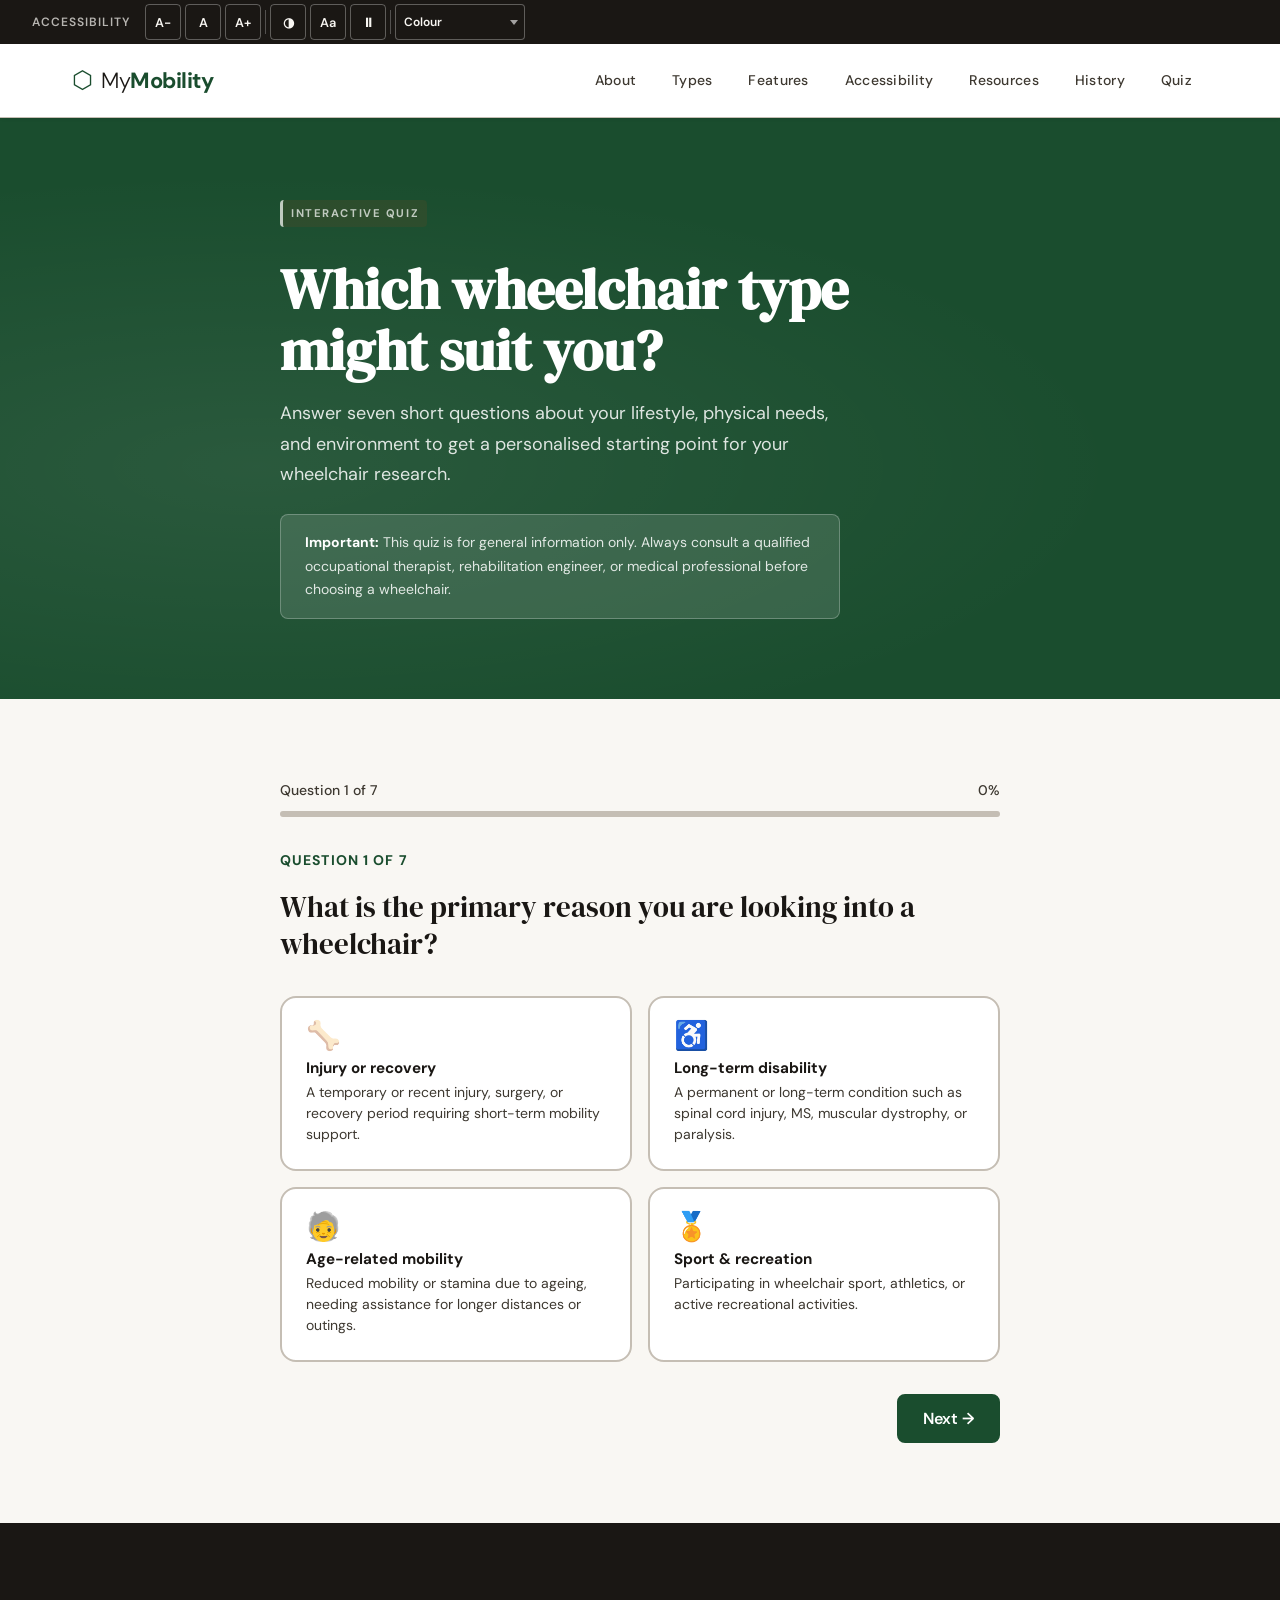
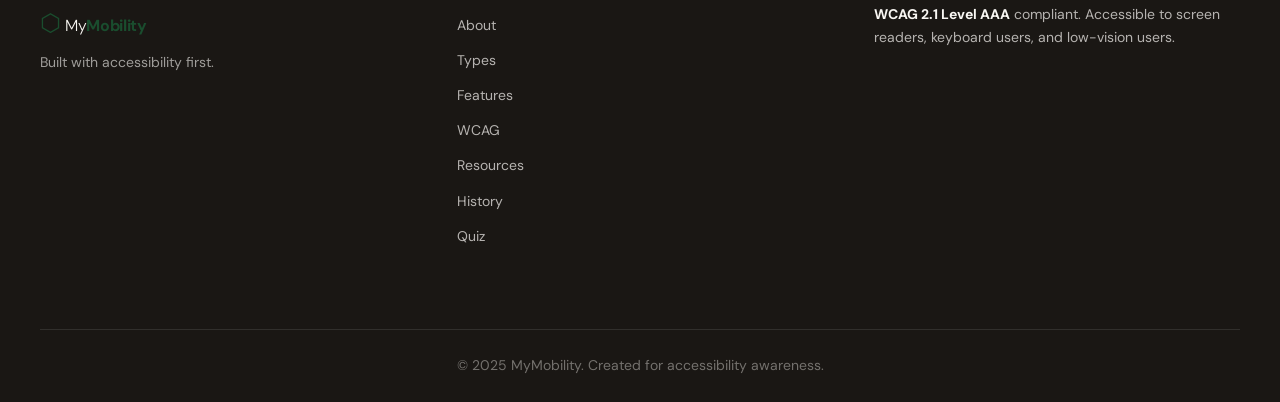
<file: quiz.html>
<!DOCTYPE html>
<html lang="en">
<head>
  <meta charset="UTF-8" />
  <meta name="viewport" content="width=device-width, initial-scale=1.0" />
  <meta name="description" content="Which wheelchair type might suit you? Take our short, accessible quiz to find a starting point for your wheelchair research. Part of MyMobility." />
  <title>Wheelchair Quiz — MyMobility</title>
  <link rel="stylesheet" href="styles.css" />
  <link rel="preconnect" href="https://fonts.googleapis.com">
  <link href="https://fonts.googleapis.com/css2?family=DM+Serif+Display:ital@0;1&family=DM+Sans:ital,opsz,wght@0,9..40,300;0,9..40,500;0,9..40,700;1,9..40,300&display=swap" rel="stylesheet">
  <style>
    /* ══════════════════════════════════
       QUIZ PAGE STYLES
    ══════════════════════════════════ */

    /* Hero */
    .quiz-hero {
      background: var(--clr-accent);
      color: var(--clr-on-accent);
      padding: clamp(3rem, 8vw, 5rem) clamp(1.5rem, 5vw, 4rem);
      position: relative;
      overflow: hidden;
    }
    .quiz-hero::before {
      content: '';
      position: absolute;
      inset: 0;
      background: radial-gradient(ellipse at 20% 60%, rgba(255,255,255,0.07) 0%, transparent 60%);
      pointer-events: none;
    }
    .quiz-hero-inner {
      max-width: 720px;
      margin: 0 auto;
      position: relative;
      z-index: 1;
    }
    .quiz-hero .section-tag {
      color: var(--clr-on-accent-soft);
      border-color: var(--clr-on-accent-soft);
    }
    .quiz-hero h1 {
      font-family: var(--font-display);
      font-size: clamp(2rem, 5.5vw, 3.5rem);
      color: var(--clr-on-accent);
      line-height: 1.1;
      margin: var(--space-md) 0 var(--space-md);
    }
    .quiz-hero p {
      color: var(--clr-on-accent-muted);
      font-size: var(--text-lg);
      line-height: 1.7;
      max-width: 560px;
    }
    .quiz-disclaimer {
      margin-top: var(--space-lg);
      padding: var(--space-md) var(--space-lg);
      background: rgba(255,255,255,0.12);
      border: 1px solid rgba(255,255,255,0.25);
      border-radius: var(--radius-md);
      font-size: var(--text-sm);
      color: var(--clr-on-accent-muted);
      max-width: 560px;
    }
    .quiz-disclaimer strong { color: var(--clr-on-accent); }

    /* ── QUIZ SHELL ── */
    .quiz-section {
      padding: var(--space-3xl) clamp(1.5rem, 5vw, 4rem);
      background: var(--clr-bg);
    }
    .quiz-inner {
      max-width: 720px;
      margin: 0 auto;
    }

    /* Progress bar */
    .quiz-progress-wrap {
      margin-bottom: var(--space-xl);
    }
    .quiz-progress-label {
      display: flex;
      justify-content: space-between;
      font-size: var(--text-sm);
      color: var(--clr-ink-muted);
      margin-bottom: var(--space-sm);
      font-weight: 500;
    }
    .quiz-progress-bar {
      height: 6px;
      background: var(--clr-border);
      border-radius: 3px;
      overflow: hidden;
    }
    .quiz-progress-fill {
      height: 100%;
      background: var(--clr-accent);
      border-radius: 3px;
      transition: width 0.4s ease;
      width: 0%;
    }

    /* Step container */
    .quiz-step {
      display: none;
      animation: fadeSlideIn 0.35s ease forwards;
    }
    .quiz-step.active { display: block; }
    @keyframes fadeSlideIn {
      from { opacity: 0; transform: translateX(18px); }
      to   { opacity: 1; transform: translateX(0); }
    }
    [data-reduce-motion="true"] .quiz-step {
      animation: none;
    }

    /* Question */
    .quiz-question-num {
      font-size: var(--text-sm);
      font-weight: 700;
      color: var(--clr-accent);
      letter-spacing: 0.08em;
      text-transform: uppercase;
      margin-bottom: var(--space-sm);
    }
    .quiz-question-text {
      font-family: var(--font-display);
      font-size: clamp(1.35rem, 3.5vw, 1.8rem);
      color: var(--clr-ink);
      line-height: 1.3;
      margin-bottom: var(--space-xl);
    }

    /* Options grid */
    .quiz-options {
      display: grid;
      grid-template-columns: 1fr 1fr;
      gap: var(--space-md);
      margin-bottom: var(--space-xl);
    }
    @media (max-width: 520px) {
      .quiz-options { grid-template-columns: 1fr; }
    }

    /* Each option button */
    .quiz-option {
      display: flex;
      flex-direction: column;
      gap: var(--space-xs);
      padding: var(--space-lg);
      background: var(--clr-surface);
      border: 2px solid var(--clr-border);
      border-radius: var(--radius-lg);
      cursor: pointer;
      text-align: left;
      transition: border-color var(--transition), background var(--transition), box-shadow var(--transition), transform var(--transition);
      font-family: var(--font-body);
      position: relative;
    }
    .quiz-option:hover {
      border-color: var(--clr-accent-light);
      background: var(--clr-accent-bg);
      box-shadow: var(--shadow-sm);
      transform: translateY(-2px);
    }
    .quiz-option:focus-visible {
      outline: 3px solid var(--clr-focus);
      outline-offset: 3px;
      background: var(--clr-focus-bg);
      border-color: var(--clr-focus);
    }
    .quiz-option.selected {
      border-color: var(--clr-accent);
      background: var(--clr-accent-bg);
      box-shadow: 0 0 0 3px rgba(26, 77, 46, 0.15);
    }
    .quiz-option.selected::after {
      content: '✓';
      position: absolute;
      top: var(--space-sm);
      right: var(--space-sm);
      width: 1.5rem;
      height: 1.5rem;
      background: var(--clr-accent);
      color: var(--clr-on-accent);
      border-radius: 50%;
      display: flex;
      align-items: center;
      justify-content: center;
      font-size: 0.75rem;
      font-weight: 700;
      line-height: 1.5rem;
      text-align: center;
    }
    .option-icon {
      font-size: 1.75rem;
      line-height: 1;
      margin-bottom: var(--space-xs);
    }
    .option-label {
      font-weight: 700;
      font-size: 0.95rem;
      color: var(--clr-ink);
    }
    .option-desc {
      font-size: var(--text-sm);
      color: var(--clr-ink-muted);
      line-height: 1.5;
    }

    /* Nav buttons */
    .quiz-nav {
      display: flex;
      gap: var(--space-md);
      justify-content: flex-end;
      align-items: center;
      flex-wrap: wrap;
    }
    .quiz-nav .btn-back {
      margin-right: auto;
    }

    /* ── RESULTS ── */
    .quiz-results {
      display: none;
    }
    .quiz-results.active {
      display: block;
      animation: fadeSlideIn 0.4s ease forwards;
    }

    .results-eyebrow {
      font-size: var(--text-sm);
      font-weight: 700;
      color: var(--clr-accent);
      letter-spacing: 0.08em;
      text-transform: uppercase;
      margin-bottom: var(--space-sm);
    }
    .results-heading {
      font-family: var(--font-display);
      font-size: clamp(1.8rem, 5vw, 2.8rem);
      color: var(--clr-ink);
      line-height: 1.15;
      margin-bottom: var(--space-md);
    }
    .results-heading em {
      color: var(--clr-accent);
      font-style: italic;
    }

    /* Primary result card */
    .result-primary {
      background: var(--clr-accent);
      color: var(--clr-on-accent);
      border-radius: var(--radius-xl);
      padding: var(--space-2xl);
      margin: var(--space-xl) 0;
      display: grid;
      grid-template-columns: auto 1fr;
      gap: var(--space-xl);
      align-items: center;
    }
    @media (max-width: 520px) {
      .result-primary { grid-template-columns: 1fr; text-align: center; }
    }
    .result-icon-big {
      font-size: 4rem;
      line-height: 1;
    }
    .result-primary-name {
      font-family: var(--font-display);
      font-size: 1.6rem;
      color: var(--clr-on-accent);
      margin-bottom: var(--space-xs);
    }
    .result-primary-why {
      font-size: var(--text-base);
      color: var(--clr-on-accent-muted);
      line-height: 1.65;
    }

    /* Secondary recommendations */
    .results-also {
      margin-top: var(--space-xl);
    }
    .results-also-heading {
      font-size: var(--text-sm);
      font-weight: 700;
      color: var(--clr-ink-muted);
      letter-spacing: 0.06em;
      text-transform: uppercase;
      margin-bottom: var(--space-md);
    }
    .result-secondary-grid {
      display: grid;
      grid-template-columns: repeat(auto-fit, minmax(180px, 1fr));
      gap: var(--space-md);
    }
    .result-secondary-card {
      background: var(--clr-surface);
      border: 1.5px solid var(--clr-border);
      border-radius: var(--radius-lg);
      padding: var(--space-lg);
      text-align: center;
    }
    .result-secondary-card .option-icon { display: block; margin-bottom: var(--space-sm); }
    .result-secondary-card .option-label { display: block; font-weight: 700; color: var(--clr-ink); margin-bottom: var(--space-xs); }
    .result-secondary-card .option-desc  { font-size: var(--text-sm); color: var(--clr-ink-muted); line-height: 1.5; }

    /* Disclaimer */
    .results-disclaimer {
      margin-top: var(--space-xl);
      padding: var(--space-md) var(--space-lg);
      background: var(--clr-accent-bg);
      border-left: 4px solid var(--clr-accent);
      border-radius: 0 var(--radius-md) var(--radius-md) 0;
      font-size: var(--text-sm);
      color: var(--clr-ink-muted);
      line-height: 1.65;
    }
    .results-disclaimer strong { color: var(--clr-ink); }

    /* Retake & navigation */
    .results-actions {
      display: flex;
      gap: var(--space-md);
      flex-wrap: wrap;
      margin-top: var(--space-xl);
    }

    /* High contrast overrides */
    [data-high-contrast="true"] .quiz-option {
      background: var(--clr-bg);
      border-color: var(--clr-ink);
    }
    [data-high-contrast="true"] .quiz-option.selected {
      border-color: var(--clr-accent);
      background: #1a1a00;
    }
    [data-high-contrast="true"] .result-primary {
      background: var(--clr-accent);
      border: 2px solid var(--clr-accent);
    }
  </style>
</head>
<body>

  <!-- SKIP NAVIGATION -->
  <a href="#main-content" class="skip-link">Skip to main content</a>
  <a href="#main-nav" class="skip-link">Skip to navigation</a>

  <!-- ACCESSIBILITY TOOLBAR -->
  <div class="a11y-toolbar" role="region" aria-label="Accessibility controls">
    <span class="toolbar-label" aria-hidden="true">Accessibility</span>
    <div class="toolbar-controls">
      <button id="btn-text-decrease" class="toolbar-btn" aria-label="Decrease text size"><span aria-hidden="true">A−</span></button>
      <button id="btn-text-reset"    class="toolbar-btn" aria-label="Reset text size to default"><span aria-hidden="true">A</span></button>
      <button id="btn-text-increase" class="toolbar-btn" aria-label="Increase text size"><span aria-hidden="true">A+</span></button>
      <div class="toolbar-divider" role="separator"></div>
      <button id="btn-high-contrast" class="toolbar-btn" aria-label="Toggle high contrast mode" aria-pressed="false"><span aria-hidden="true">◑</span></button>
      <button id="btn-dyslexia"      class="toolbar-btn" aria-label="Toggle dyslexia-friendly font" aria-pressed="false"><span aria-hidden="true">Aa</span></button>
      <button id="btn-reduce-motion" class="toolbar-btn" aria-label="Toggle reduced motion" aria-pressed="false"><span aria-hidden="true">⏸</span></button>
      <div class="toolbar-divider" role="separator"></div>
      <div class="toolbar-select-wrap">
        <label for="select-colorblind" class="sr-only">Colour blind mode</label>
        <select id="select-colorblind" class="toolbar-select" aria-label="Select colour blind simulation mode">
          <option value="none">Colour</option>
          <option value="deuteranopia">Deuteranopia</option>
          <option value="protanopia">Protanopia</option>
          <option value="tritanopia">Tritanopia</option>
        </select>
      </div>
    </div>
  </div>

  <!-- HEADER & NAV -->
  <header class="site-header" role="banner">
    <div class="header-inner">
      <a href="index.html" class="site-logo" aria-label="MyMobility home">
        <span class="logo-icon" aria-hidden="true">⬡</span>
        <span class="logo-text">My<strong>Mobility</strong></span>
      </a>
      <nav id="main-nav" class="main-nav" aria-label="Main navigation">
        <button class="nav-toggle" id="nav-toggle" aria-expanded="false" aria-controls="nav-menu" aria-label="Toggle navigation menu">
          <span class="hamburger" aria-hidden="true"></span>
        </button>
        <ul id="nav-menu" class="nav-list" role="list">
          <li><a href="index.html#about"         class="nav-link">About</a></li>
          <li><a href="index.html#types"         class="nav-link">Types</a></li>
          <li><a href="index.html#features"      class="nav-link">Features</a></li>
          <li><a href="index.html#accessibility" class="nav-link">Accessibility</a></li>
          <li><a href="index.html#resources"     class="nav-link">Resources</a></li>
          <li><a href="history.html"             class="nav-link">History</a></li>
          <li><a href="quiz.html"                class="nav-link" aria-current="page">Quiz</a></li>
        </ul>
      </nav>
    </div>
  </header>

  <main id="main-content" tabindex="-1">

    <!-- HERO -->
    <section class="quiz-hero" aria-labelledby="quiz-page-heading">
      <div class="quiz-hero-inner">
        <span class="section-tag">Interactive Quiz</span>
        <h1 id="quiz-page-heading">Which wheelchair type<br>might suit you?</h1>
        <p>Answer seven short questions about your lifestyle, physical needs, and environment to get a personalised starting point for your wheelchair research.</p>
        <div class="quiz-disclaimer" role="note">
          <strong>Important:</strong> This quiz is for general information only. Always consult a qualified occupational therapist, rehabilitation engineer, or medical professional before choosing a wheelchair.
        </div>
      </div>
    </section>

    <!-- QUIZ BODY -->
    <section class="quiz-section" aria-labelledby="quiz-form-heading">
      <div class="quiz-inner">

        <h2 id="quiz-form-heading" class="sr-only">Quiz questions</h2>

        <!-- Progress -->
        <div class="quiz-progress-wrap" id="quiz-progress-wrap" aria-hidden="true">
          <div class="quiz-progress-label">
            <span id="step-label">Question 1 of 7</span>
            <span id="step-pct">0%</span>
          </div>
          <div class="quiz-progress-bar" role="progressbar" aria-valuemin="0" aria-valuemax="100" aria-valuenow="0" aria-label="Quiz progress" id="progress-bar-wrap">
            <div class="quiz-progress-fill" id="quiz-progress-fill"></div>
          </div>
        </div>

        <!-- QUESTIONS -->
        <div id="quiz-questions" aria-live="polite" aria-atomic="false">

          <!-- Q1 -->
          <div class="quiz-step active" id="step-1" role="group" aria-labelledby="q1-text">
            <p class="quiz-question-num" aria-hidden="true">Question 1 of 7</p>
            <p class="quiz-question-text" id="q1-text">What is the primary reason you are looking into a wheelchair?</p>
            <div class="quiz-options" role="radiogroup" aria-labelledby="q1-text">
              <button class="quiz-option" data-q="1" data-val="injury" aria-pressed="false">
                <span class="option-icon" aria-hidden="true">🦴</span>
                <span class="option-label">Injury or recovery</span>
                <span class="option-desc">A temporary or recent injury, surgery, or recovery period requiring short-term mobility support.</span>
              </button>
              <button class="quiz-option" data-q="1" data-val="chronic" aria-pressed="false">
                <span class="option-icon" aria-hidden="true">♿</span>
                <span class="option-label">Long-term disability</span>
                <span class="option-desc">A permanent or long-term condition such as spinal cord injury, MS, muscular dystrophy, or paralysis.</span>
              </button>
              <button class="quiz-option" data-q="1" data-val="elderly" aria-pressed="false">
                <span class="option-icon" aria-hidden="true">🧓</span>
                <span class="option-label">Age-related mobility</span>
                <span class="option-desc">Reduced mobility or stamina due to ageing, needing assistance for longer distances or outings.</span>
              </button>
              <button class="quiz-option" data-q="1" data-val="sport" aria-pressed="false">
                <span class="option-icon" aria-hidden="true">🏅</span>
                <span class="option-label">Sport &amp; recreation</span>
                <span class="option-desc">Participating in wheelchair sport, athletics, or active recreational activities.</span>
              </button>
            </div>
            <div class="quiz-nav">
              <button class="btn btn-primary" id="next-1" disabled aria-disabled="true">Next →</button>
            </div>
          </div>

          <!-- Q2 -->
          <div class="quiz-step" id="step-2" role="group" aria-labelledby="q2-text">
            <p class="quiz-question-num" aria-hidden="true">Question 2 of 7</p>
            <p class="quiz-question-text" id="q2-text">How would you describe your upper body strength and arm function?</p>
            <div class="quiz-options" role="radiogroup" aria-labelledby="q2-text">
              <button class="quiz-option" data-q="2" data-val="strong" aria-pressed="false">
                <span class="option-icon" aria-hidden="true">💪</span>
                <span class="option-label">Good strength</span>
                <span class="option-desc">I can propel myself with my arms comfortably for extended periods.</span>
              </button>
              <button class="quiz-option" data-q="2" data-val="moderate" aria-pressed="false">
                <span class="option-icon" aria-hidden="true">🤲</span>
                <span class="option-label">Some arm function</span>
                <span class="option-desc">I have limited arm movement or tire quickly but can manage some propulsion.</span>
              </button>
              <button class="quiz-option" data-q="2" data-val="limited" aria-pressed="false">
                <span class="option-icon" aria-hidden="true">🙌</span>
                <span class="option-label">Very limited</span>
                <span class="option-desc">Minimal arm function — I rely on others to push or need a powered alternative.</span>
              </button>
              <button class="quiz-option" data-q="2" data-val="none" aria-pressed="false">
                <span class="option-icon" aria-hidden="true">❌</span>
                <span class="option-label">No arm function</span>
                <span class="option-desc">I cannot use my arms to self-propel at all and need full motorised control.</span>
              </button>
            </div>
            <div class="quiz-nav">
              <button class="btn btn-secondary btn-back" id="back-2">← Back</button>
              <button class="btn btn-primary" id="next-2" disabled aria-disabled="true">Next →</button>
            </div>
          </div>

          <!-- Q3 -->
          <div class="quiz-step" id="step-3" role="group" aria-labelledby="q3-text">
            <p class="quiz-question-num" aria-hidden="true">Question 3 of 7</p>
            <p class="quiz-question-text" id="q3-text">Where will you use the wheelchair most of the time?</p>
            <div class="quiz-options" role="radiogroup" aria-labelledby="q3-text">
              <button class="quiz-option" data-q="3" data-val="indoor" aria-pressed="false">
                <span class="option-icon" aria-hidden="true">🏠</span>
                <span class="option-label">Mainly indoors</span>
                <span class="option-desc">Home, offices, care facilities — mostly smooth, flat surfaces and corridors.</span>
              </button>
              <button class="quiz-option" data-q="3" data-val="outdoor" aria-pressed="false">
                <span class="option-icon" aria-hidden="true">🌳</span>
                <span class="option-label">Mainly outdoors</span>
                <span class="option-desc">Pavements, parks, varied terrain, ramps — active outdoor lifestyle.</span>
              </button>
              <button class="quiz-option" data-q="3" data-val="both" aria-pressed="false">
                <span class="option-icon" aria-hidden="true">🏙️</span>
                <span class="option-label">Mix of both</span>
                <span class="option-desc">A combination of indoor and outdoor use throughout the day.</span>
              </button>
              <button class="quiz-option" data-q="3" data-val="sport" aria-pressed="false">
                <span class="option-icon" aria-hidden="true">🏟️</span>
                <span class="option-label">Sports venue / track</span>
                <span class="option-desc">Courts, athletics tracks, sports halls — performance surfaces.</span>
              </button>
            </div>
            <div class="quiz-nav">
              <button class="btn btn-secondary btn-back" id="back-3">← Back</button>
              <button class="btn btn-primary" id="next-3" disabled aria-disabled="true">Next →</button>
            </div>
          </div>

          <!-- Q4 -->
          <div class="quiz-step" id="step-4" role="group" aria-labelledby="q4-text">
            <p class="quiz-question-num" aria-hidden="true">Question 4 of 7</p>
            <p class="quiz-question-text" id="q4-text">How important is portability and being able to fold or transport the chair?</p>
            <div class="quiz-options" role="radiogroup" aria-labelledby="q4-text">
              <button class="quiz-option" data-q="4" data-val="very" aria-pressed="false">
                <span class="option-icon" aria-hidden="true">✈️</span>
                <span class="option-label">Very important</span>
                <span class="option-desc">I travel frequently, use a car regularly, or need to fit the chair in tight spaces.</span>
              </button>
              <button class="quiz-option" data-q="4" data-val="somewhat" aria-pressed="false">
                <span class="option-icon" aria-hidden="true">🚗</span>
                <span class="option-label">Somewhat important</span>
                <span class="option-desc">I occasionally need to transport it, but portability isn't my top priority.</span>
              </button>
              <button class="quiz-option" data-q="4" data-val="little" aria-pressed="false">
                <span class="option-icon" aria-hidden="true">🏡</span>
                <span class="option-label">Not very important</span>
                <span class="option-desc">The chair will stay in one place most of the time — a care setting or home.</span>
              </button>
              <button class="quiz-option" data-q="4" data-val="none" aria-pressed="false">
                <span class="option-icon" aria-hidden="true">🔒</span>
                <span class="option-label">Not important at all</span>
                <span class="option-desc">I need the most stable, feature-rich chair possible — portability is irrelevant.</span>
              </button>
            </div>
            <div class="quiz-nav">
              <button class="btn btn-secondary btn-back" id="back-4">← Back</button>
              <button class="btn btn-primary" id="next-4" disabled aria-disabled="true">Next →</button>
            </div>
          </div>

          <!-- Q5 -->
          <div class="quiz-step" id="step-5" role="group" aria-labelledby="q5-text">
            <p class="quiz-question-num" aria-hidden="true">Question 5 of 7</p>
            <p class="quiz-question-text" id="q5-text">Do you need to maintain an upright seated posture, or do you require postural support / recline?</p>
            <div class="quiz-options" role="radiogroup" aria-labelledby="q5-text">
              <button class="quiz-option" data-q="5" data-val="upright" aria-pressed="false">
                <span class="option-icon" aria-hidden="true">🪑</span>
                <span class="option-label">Upright works well</span>
                <span class="option-desc">I can maintain a good sitting position without special postural support.</span>
              </button>
              <button class="quiz-option" data-q="5" data-val="some" aria-pressed="false">
                <span class="option-icon" aria-hidden="true">🛋️</span>
                <span class="option-label">Some recline needed</span>
                <span class="option-desc">I benefit from tilting or reclining to relieve pressure or manage fatigue.</span>
              </button>
              <button class="quiz-option" data-q="5" data-val="tilt" aria-pressed="false">
                <span class="option-icon" aria-hidden="true">⚖️</span>
                <span class="option-label">Significant tilt needed</span>
                <span class="option-desc">I have significant postural challenges and need a tilt-in-space or full recline system.</span>
              </button>
              <button class="quiz-option" data-q="5" data-val="standing" aria-pressed="false">
                <span class="option-icon" aria-hidden="true">🧍</span>
                <span class="option-label">I want to stand too</span>
                <span class="option-desc">I'd like the ability to transition to a standing position for health or social reasons.</span>
              </button>
            </div>
            <div class="quiz-nav">
              <button class="btn btn-secondary btn-back" id="back-5">← Back</button>
              <button class="btn btn-primary" id="next-5" disabled aria-disabled="true">Next →</button>
            </div>
          </div>

          <!-- Q6 -->
          <div class="quiz-step" id="step-6" role="group" aria-labelledby="q6-text">
            <p class="quiz-question-num" aria-hidden="true">Question 6 of 7</p>
            <p class="quiz-question-text" id="q6-text">Will a caregiver or companion be pushing the wheelchair for you most of the time?</p>
            <div class="quiz-options" role="radiogroup" aria-labelledby="q6-text">
              <button class="quiz-option" data-q="6" data-val="self" aria-pressed="false">
                <span class="option-icon" aria-hidden="true">🙋</span>
                <span class="option-label">Mostly self-propelled</span>
                <span class="option-desc">I want to be as independent as possible and prefer to move myself.</span>
              </button>
              <button class="quiz-option" data-q="6" data-val="assisted" aria-pressed="false">
                <span class="option-icon" aria-hidden="true">🤝</span>
                <span class="option-label">Mostly pushed by others</span>
                <span class="option-desc">A caregiver, family member, or companion will handle most of the pushing.</span>
              </button>
              <button class="quiz-option" data-q="6" data-val="mixed" aria-pressed="false">
                <span class="option-icon" aria-hidden="true">🔄</span>
                <span class="option-label">Mix of both</span>
                <span class="option-desc">Sometimes I self-propel, sometimes I'm pushed — I need flexibility.</span>
              </button>
              <button class="quiz-option" data-q="6" data-val="power" aria-pressed="false">
                <span class="option-icon" aria-hidden="true">⚡</span>
                <span class="option-label">Using a motor</span>
                <span class="option-desc">I plan to use a power-assisted or fully electric chair — no pushing required.</span>
              </button>
            </div>
            <div class="quiz-nav">
              <button class="btn btn-secondary btn-back" id="back-6">← Back</button>
              <button class="btn btn-primary" id="next-6" disabled aria-disabled="true">Next →</button>
            </div>
          </div>

          <!-- Q7 -->
          <div class="quiz-step" id="step-7" role="group" aria-labelledby="q7-text">
            <p class="quiz-question-num" aria-hidden="true">Question 7 of 7</p>
            <p class="quiz-question-text" id="q7-text">What best describes how you'd like to use a wheelchair day-to-day?</p>
            <div class="quiz-options" role="radiogroup" aria-labelledby="q7-text">
              <button class="quiz-option" data-q="7" data-val="active" aria-pressed="false">
                <span class="option-icon" aria-hidden="true">🏃</span>
                <span class="option-label">Active &amp; on the go</span>
                <span class="option-desc">Fast, agile movement — work, errands, commuting, staying as independent as possible.</span>
              </button>
              <button class="quiz-option" data-q="7" data-val="comfort" aria-pressed="false">
                <span class="option-icon" aria-hidden="true">☁️</span>
                <span class="option-label">Comfort-focused</span>
                <span class="option-desc">Long periods of seated comfort — managing fatigue, pressure, or chronic pain.</span>
              </button>
              <button class="quiz-option" data-q="7" data-val="sport" aria-pressed="false">
                <span class="option-icon" aria-hidden="true">🏆</span>
                <span class="option-label">Sport &amp; performance</span>
                <span class="option-desc">Competitive or recreational sport — speed, agility, and performance matter most.</span>
              </button>
              <button class="quiz-option" data-q="7" data-val="occasional" aria-pressed="false">
                <span class="option-icon" aria-hidden="true">📅</span>
                <span class="option-label">Occasional use</span>
                <span class="option-desc">Outings, appointments, shopping — supplementary to walking or other mobility.</span>
              </button>
            </div>
            <div class="quiz-nav">
              <button class="btn btn-secondary btn-back" id="back-7">← Back</button>
              <button class="btn btn-primary" id="submit-quiz" disabled aria-disabled="true">See My Results →</button>
            </div>
          </div>

        </div><!-- /quiz-questions -->

        <!-- RESULTS -->
        <div class="quiz-results" id="quiz-results" aria-live="polite" aria-atomic="true" tabindex="-1">
          <p class="results-eyebrow">Your personalised recommendation</p>
          <h2 class="results-heading">Based on your answers, you might suit a<br><em id="result-name-inline">—</em></h2>

          <div class="result-primary" id="result-primary" aria-label="Primary recommendation">
            <div class="result-icon-big" id="result-icon" aria-hidden="true">♿</div>
            <div>
              <p class="result-primary-name" id="result-title">—</p>
              <p class="result-primary-why" id="result-why">—</p>
            </div>
          </div>

          <div class="results-also" id="results-also">
            <p class="results-also-heading">You might also consider</p>
            <div class="result-secondary-grid" id="result-secondary-grid"></div>
          </div>

          <div class="results-disclaimer" role="note">
            <strong>Remember:</strong> This quiz gives a general starting point only. Wheelchair prescription is highly individual. Please speak with an <strong>occupational therapist</strong> or <strong>seating specialist</strong> who can assess your specific needs in person before making any decisions.
          </div>

          <div class="results-actions">
            <button class="btn btn-secondary" id="retake-quiz">← Retake Quiz</button>
            <a href="index.html#types" class="btn btn-primary">Explore All Types →</a>
            <a href="history.html" class="btn btn-secondary">History Timeline</a>
          </div>
        </div>

      </div><!-- /quiz-inner -->
    </section>

  </main>

  <!-- FOOTER -->
  <footer class="site-footer" role="contentinfo">
    <div class="footer-inner">
      <div class="footer-brand">
        <span class="logo-icon" aria-hidden="true">⬡</span>
        <span class="logo-text">My<strong>Mobility</strong></span>
        <p class="footer-tagline">Built with accessibility first.</p>
      </div>
      <nav class="footer-nav" aria-label="Footer navigation">
        <ul role="list">
          <li><a href="index.html#about">About</a></li>
          <li><a href="index.html#types">Types</a></li>
          <li><a href="index.html#features">Features</a></li>
          <li><a href="index.html#accessibility">WCAG</a></li>
          <li><a href="index.html#resources">Resources</a></li>
          <li><a href="history.html">History</a></li>
          <li><a href="quiz.html">Quiz</a></li>
        </ul>
      </nav>
      <div class="footer-compliance">
        <p><strong>WCAG 2.1 Level AAA</strong> compliant. Accessible to screen readers, keyboard users, and low-vision users.</p>
      </div>
    </div>
    <div class="footer-bottom">
      <p>© 2025 MyMobility. Created for accessibility awareness.</p>
    </div>
  </footer>

  <div id="a11y-announcer" role="status" aria-live="polite" aria-atomic="true" class="sr-only"></div>

  <script src="script.js"></script>
  <script>
  /* ════════════════════════════════════════
     QUIZ LOGIC
  ════════════════════════════════════════ */
  (function () {
    'use strict';

    const TOTAL_STEPS = 7;
    let currentStep  = 1;
    const answers    = {};  // { q1: 'val', q2: 'val', ... }

    /* ── WHEELCHAIR PROFILES ── */
    const PROFILES = {
      manual: {
        icon: '🦽',
        name: 'Manual Wheelchair',
        why: 'You have good arm strength, value portability, and want an active, independent lifestyle. A lightweight rigid or folding manual wheelchair gives you the freedom and agility you need — without a battery to charge.',
        tags: ['strong', 'active', 'both', 'outdoor', 'self']
      },
      power: {
        icon: '⚡',
        name: 'Power Wheelchair',
        why: 'Your answers suggest limited arm function or a need for full-day motorised independence. A power wheelchair gives you control without physical strain, with joystick or alternative drive systems available.',
        tags: ['limited', 'none', 'power', 'chronic']
      },
      sports: {
        icon: '🏅',
        name: 'Sports Wheelchair',
        why: 'You\'re active, competitive, or want the most agile manual option available. Sports wheelchairs — ultra-light with cambered wheels — are engineered for performance and are ideal for athletics, court sports, or simply fast everyday living.',
        tags: ['sport', 'strong', 'active']
      },
      transport: {
        icon: '🚌',
        name: 'Transport / Companion Chair',
        why: 'Your situation involves being primarily pushed by a carer or companion, and portability is important. Transport chairs are lightweight, fold easily for car travel, and are designed for assisted use — ideal for outings and appointments.',
        tags: ['assisted', 'elderly', 'injury', 'very', 'occasional']
      },
      tilt: {
        icon: '🔄',
        name: 'Tilt-in-Space Wheelchair',
        why: 'You need significant postural support, pressure relief, or long periods of comfortable seated positioning. Tilt-in-space systems redistribute weight without changing your seated posture angle — essential for complex postural needs.',
        tags: ['tilt', 'some', 'comfort', 'chronic', 'limited']
      },
      standing: {
        icon: '🧍',
        name: 'Standing Wheelchair',
        why: 'You\'d like the option to transition from sitting to standing during the day. Standing wheelchairs provide significant health benefits including improved circulation, bone density, and the ability to interact at eye level with others.',
        tags: ['standing', 'power', 'chronic']
      }
    };

    /* ── SCORING ENGINE ── */
    function calculateResult() {
      const scores = {};
      Object.keys(PROFILES).forEach(k => { scores[k] = 0; });

      const a = answers;

      // Q1 — primary reason
      if (a[1] === 'sport')    { scores.sports    += 4; scores.manual += 2; }
      if (a[1] === 'injury')   { scores.transport += 3; scores.manual += 2; }
      if (a[1] === 'elderly')  { scores.transport += 3; scores.tilt   += 1; }
      if (a[1] === 'chronic')  { scores.power += 2; scores.tilt += 2; scores.standing += 1; }

      // Q2 — upper body strength
      if (a[2] === 'strong')   { scores.manual += 4; scores.sports  += 3; }
      if (a[2] === 'moderate') { scores.manual += 2; scores.transport += 2; }
      if (a[2] === 'limited')  { scores.power  += 3; scores.tilt    += 2; scores.transport += 1; }
      if (a[2] === 'none')     { scores.power  += 5; scores.standing += 2; }

      // Q3 — environment
      if (a[3] === 'indoor')   { scores.power += 1; scores.tilt += 1; }
      if (a[3] === 'outdoor')  { scores.manual += 2; scores.sports += 1; }
      if (a[3] === 'both')     { scores.manual += 2; scores.power += 1; }
      if (a[3] === 'sport')    { scores.sports += 5; }

      // Q4 — portability
      if (a[4] === 'very')     { scores.transport += 3; scores.manual += 2; }
      if (a[4] === 'somewhat') { scores.manual += 2; scores.transport += 1; }
      if (a[4] === 'little')   { scores.tilt += 2; scores.power += 1; }
      if (a[4] === 'none')     { scores.tilt += 3; scores.standing += 2; scores.power += 2; }

      // Q5 — posture
      if (a[5] === 'upright')  { scores.manual += 2; scores.sports += 2; }
      if (a[5] === 'some')     { scores.tilt   += 2; scores.power  += 1; }
      if (a[5] === 'tilt')     { scores.tilt   += 5; }
      if (a[5] === 'standing') { scores.standing += 5; scores.power += 1; }

      // Q6 — caregiver
      if (a[6] === 'self')     { scores.manual += 3; scores.sports += 2; }
      if (a[6] === 'assisted') { scores.transport += 4; }
      if (a[6] === 'mixed')    { scores.manual += 2; scores.transport += 2; }
      if (a[6] === 'power')    { scores.power += 4; scores.standing += 2; }

      // Q7 — day-to-day use
      if (a[7] === 'active')    { scores.manual += 3; scores.power += 1; }
      if (a[7] === 'comfort')   { scores.tilt   += 3; scores.power += 2; }
      if (a[7] === 'sport')     { scores.sports += 5; }
      if (a[7] === 'occasional'){ scores.transport += 3; scores.manual += 1; }

      // Sort by score desc
      const sorted = Object.entries(scores).sort((a, b) => b[1] - a[1]);
      return sorted; // [[key, score], ...]
    }

    /* ── SHOW / HIDE STEPS ── */
    function showStep(n) {
      document.querySelectorAll('.quiz-step').forEach(s => s.classList.remove('active'));
      const el = document.getElementById('step-' + n);
      if (el) {
        el.classList.add('active');
        el.focus();
        // Restore selected state
        const q = n;
        if (answers[q]) {
          el.querySelectorAll('.quiz-option').forEach(btn => {
            if (btn.dataset.val === answers[q]) {
              btn.classList.add('selected');
              btn.setAttribute('aria-pressed', 'true');
            }
          });
          const nextBtn = el.querySelector('[id^="next-"], [id="submit-quiz"]');
          if (nextBtn) { nextBtn.disabled = false; nextBtn.removeAttribute('aria-disabled'); }
        }
      }
      updateProgress(n);
    }

    function updateProgress(step) {
      const pct = Math.round(((step - 1) / TOTAL_STEPS) * 100);
      document.getElementById('quiz-progress-fill').style.width = pct + '%';
      document.getElementById('progress-bar-wrap').setAttribute('aria-valuenow', pct);
      document.getElementById('step-label').textContent = 'Question ' + step + ' of ' + TOTAL_STEPS;
      document.getElementById('step-pct').textContent   = pct + '%';
    }

    /* ── OPTION SELECTION ── */
    document.querySelectorAll('.quiz-option').forEach(btn => {
      btn.addEventListener('click', function () {
        const q   = parseInt(this.dataset.q);
        const val = this.dataset.val;
        answers[q] = val;

        // Deselect siblings
        const siblings = this.closest('.quiz-options').querySelectorAll('.quiz-option');
        siblings.forEach(s => {
          s.classList.remove('selected');
          s.setAttribute('aria-pressed', 'false');
        });

        // Select this
        this.classList.add('selected');
        this.setAttribute('aria-pressed', 'true');

        // Enable next
        const step = document.getElementById('step-' + q);
        const nextBtn = step.querySelector('[id^="next-"], [id="submit-quiz"]');
        if (nextBtn) {
          nextBtn.disabled = false;
          nextBtn.removeAttribute('aria-disabled');
        }

        // Announce
        const announcer = document.getElementById('a11y-announcer');
        if (announcer) {
          announcer.textContent = '';
          requestAnimationFrame(() => {
            announcer.textContent = this.querySelector('.option-label').textContent + ' selected.';
          });
        }
      });
    });

    /* ── NEXT / BACK WIRING ── */
    for (let i = 1; i <= TOTAL_STEPS - 1; i++) {
      (function (step) {
        const nextBtn = document.getElementById('next-' + step);
        if (nextBtn) {
          nextBtn.addEventListener('click', () => {
            currentStep = step + 1;
            showStep(currentStep);
          });
        }
        const backBtn = document.getElementById('back-' + step);
        if (backBtn) {
          backBtn.addEventListener('click', () => {
            currentStep = step - 1;
            showStep(currentStep);
          });
        }
      })(i);
    }

    // Last back button (back-7 takes to step 6)
    const back7 = document.getElementById('back-7');
    if (back7) back7.addEventListener('click', () => { currentStep = 6; showStep(6); });

    /* ── SUBMIT ── */
    document.getElementById('submit-quiz').addEventListener('click', function () {
      if (this.disabled) return;
      showResults();
    });

    function showResults() {
      // Hide questions
      document.getElementById('quiz-questions').setAttribute('aria-hidden', 'true');
      document.getElementById('quiz-progress-wrap').setAttribute('aria-hidden', 'true');

      const sorted = calculateResult();
      const [primaryKey] = sorted[0];
      const primary = PROFILES[primaryKey];

      // Populate primary
      document.getElementById('result-icon').textContent       = primary.icon;
      document.getElementById('result-title').textContent      = primary.name;
      document.getElementById('result-why').textContent        = primary.why;
      document.getElementById('result-name-inline').textContent = primary.name;

      // Populate secondaries (next 2)
      const grid = document.getElementById('result-secondary-grid');
      grid.innerHTML = '';
      sorted.slice(1, 3).forEach(([key]) => {
        const p = PROFILES[key];
        const card = document.createElement('div');
        card.className = 'result-secondary-card';
        card.innerHTML = `
          <span class="option-icon" aria-hidden="true">${p.icon}</span>
          <span class="option-label">${p.name}</span>
          <span class="option-desc">${p.why.substring(0, 90)}…</span>`;
        grid.appendChild(card);
      });

      // Progress to 100%
      document.getElementById('quiz-progress-fill').style.width = '100%';
      document.getElementById('progress-bar-wrap').setAttribute('aria-valuenow', '100');
      document.getElementById('step-label').textContent = 'Complete';
      document.getElementById('step-pct').textContent   = '100%';

      // Show results
      const resultsEl = document.getElementById('quiz-results');
      resultsEl.classList.add('active');
      resultsEl.focus();

      // Announce
      const announcer = document.getElementById('a11y-announcer');
      if (announcer) {
        announcer.textContent = '';
        requestAnimationFrame(() => {
          announcer.textContent = 'Results ready. Your top recommendation is: ' + primary.name;
        });
      }
    }

    /* ── RETAKE ── */
    document.getElementById('retake-quiz').addEventListener('click', function () {
      // Reset state
      Object.keys(answers).forEach(k => delete answers[k]);
      currentStep = 1;

      // Unselect all options
      document.querySelectorAll('.quiz-option').forEach(btn => {
        btn.classList.remove('selected');
        btn.setAttribute('aria-pressed', 'false');
      });

      // Disable all next buttons
      document.querySelectorAll('[id^="next-"], #submit-quiz').forEach(btn => {
        btn.disabled = true;
        btn.setAttribute('aria-disabled', 'true');
      });

      // Hide results, show questions
      document.getElementById('quiz-results').classList.remove('active');
      document.getElementById('quiz-questions').removeAttribute('aria-hidden');
      document.getElementById('quiz-progress-wrap').removeAttribute('aria-hidden');

      showStep(1);
    });

    /* ── KEYBOARD: space/enter selects option buttons ── */
    document.querySelectorAll('.quiz-option').forEach(btn => {
      btn.addEventListener('keydown', function (e) {
        if (e.key === ' ' || e.key === 'Enter') {
          e.preventDefault();
          this.click();
        }
      });
    });

    /* ── INIT ── */
    showStep(1);

  }());
  </script>
</body>
</html>
</file>
<file: styles.css>
/* ============================================================
   RollForward — Accessible Wheelchair Website
   WCAG 2.1 AAA Compliant Stylesheet
   Colour contrast ratios: body text ≥ 7:1, large text ≥ 4.5:1
   ============================================================ */

/* ── DESIGN TOKENS ── */
:root {
  /* Palette — high contrast, AAA verified */
  --clr-bg:           #F9F7F3;        /* warm off-white */
  --clr-bg-alt:       #F0EDE6;        /* section alt background */
  --clr-surface:      #FFFFFF;
  --clr-ink:          #1A1714;        /* near-black — contrast 17:1 on bg */
  --clr-ink-muted:    #3D3830;        /* muted body — contrast 9.5:1 on bg */
  --clr-accent:       #1A4D2E;        /* deep forest green */
  --clr-accent-light: #2A7A4A;        /* lighter green for large text */
  --clr-accent-bg:    #E8F3EC;        /* tint for card backgrounds */
  --clr-accent-hover: #0F3420;
  --clr-on-accent:    #FFFFFF;
  --clr-on-accent-muted: rgba(255,255,255,0.85);
  --clr-on-accent-soft: rgba(255,255,255,0.7);
  --clr-highlight:    #C04B18;        /* rust/terracotta for accents */
  --clr-border:       #C5BEB4;
  --clr-focus:        #1A4D2E;        /* focus ring colour */
  --clr-focus-bg:     #FFEB3B;        /* focus background for max contrast */

  /* Typography scale */
  --font-display:    'DM Serif Display', Georgia, 'Times New Roman', serif;
  --font-body:       'DM Sans', -apple-system, BlinkMacSystemFont, 'Segoe UI', sans-serif;
  --font-dyslexia:   'OpenDyslexic', 'Comic Sans MS', sans-serif; /* toggled via JS */

  --text-base:       1rem;          /* 16px */
  --text-sm:         0.875rem;
  --text-lg:         1.125rem;
  --text-xl:         1.375rem;
  --text-2xl:        1.75rem;
  --text-3xl:        2.25rem;
  --text-4xl:        3rem;
  --text-5xl:        4rem;

  /* Spacing */
  --space-xs:  0.25rem;
  --space-sm:  0.5rem;
  --space-md:  1rem;
  --space-lg:  1.5rem;
  --space-xl:  2rem;
  --space-2xl: 3rem;
  --space-3xl: 5rem;

  /* Layout */
  --max-width:   1200px;
  --section-pad: clamp(3rem, 8vw, 6rem);

  /* Effects */
  --radius-sm:  4px;
  --radius-md:  8px;
  --radius-lg:  16px;
  --radius-xl:  24px;
  --shadow-sm:  0 1px 3px rgba(26,23,20,.08), 0 1px 2px rgba(26,23,20,.06);
  --shadow-md:  0 4px 16px rgba(26,23,20,.10), 0 2px 6px rgba(26,23,20,.08);
  --shadow-lg:  0 12px 40px rgba(26,23,20,.14);

  /* Transitions */
  --transition: 0.2s ease;
  --transition-slow: 0.4s ease;
}

/* ── HIGH CONTRAST MODE ── */
[data-high-contrast="true"] {
  --clr-bg:        #000000;
  --clr-bg-alt:    #0D0D0D;
  --clr-surface:   #000000;
  --clr-ink:       #FFFFFF;
  --clr-ink-muted: #E0E0E0;
  --clr-accent:    #FFFF00;
  --clr-accent-light: #FFFF00;
  --clr-accent-bg: #1A1A00;
  --clr-accent-hover: #E6E600;
  --clr-on-accent: #000000;
  --clr-on-accent-muted: rgba(0,0,0,0.88);
  --clr-on-accent-soft: rgba(0,0,0,0.72);
  --clr-highlight: #FF6600;
  --clr-border:    #888888;
  --clr-focus:     #FFFF00;
  --clr-focus-bg:  #000000;
}

/* ── REDUCED MOTION ── */
@media (prefers-reduced-motion: reduce) {
  *, *::before, *::after {
    animation-duration: 0.01ms !important;
    animation-iteration-count: 1 !important;
    transition-duration: 0.01ms !important;
    scroll-behavior: auto !important;
  }
}

[data-reduce-motion="true"] *,
[data-reduce-motion="true"] *::before,
[data-reduce-motion="true"] *::after {
  animation-duration: 0.01ms !important;
  animation-iteration-count: 1 !important;
  transition-duration: 0.01ms !important;
}

/* ── DYSLEXIA FONT ── */
[data-dyslexia="true"] body,
[data-dyslexia="true"] p,
[data-dyslexia="true"] li,
[data-dyslexia="true"] td,
[data-dyslexia="true"] th {
  font-family: var(--font-dyslexia);
  letter-spacing: 0.05em;
  word-spacing: 0.15em;
  line-height: 1.9;
}

/* ── RESET & BASE ── */
*, *::before, *::after {
  box-sizing: border-box;
  margin: 0;
  padding: 0;
}

html {
  font-size: var(--text-base);
  scroll-behavior: smooth;
  scroll-padding-top: 5rem;
  -webkit-text-size-adjust: 100%;
}

body {
  font-family: var(--font-body);
  font-size: var(--text-base);
  line-height: 1.7;
  color: var(--clr-ink);
  background-color: var(--clr-bg);
  overflow-x: hidden;
  transition: background-color var(--transition), color var(--transition);
}

/* ── SKIP LINKS (WCAG 2.4.1) ── */
.skip-link {
  position: absolute;
  top: -100%;
  left: 0;
  z-index: 9999;
  padding: var(--space-sm) var(--space-lg);
  background: var(--clr-focus-bg);
  color: var(--clr-ink);
  font-weight: 700;
  font-size: var(--text-base);
  text-decoration: none;
  border: 3px solid var(--clr-ink);
  border-radius: 0 0 var(--radius-md) 0;
  transition: top 0.15s ease;
}

.skip-link:focus {
  top: 0;
  outline: 3px solid var(--clr-ink);
  outline-offset: 2px;
}

/* ── FOCUS STYLES (WCAG 2.4.7) ── */
:focus-visible {
  outline: 3px solid var(--clr-focus);
  outline-offset: 3px;
  border-radius: var(--radius-sm);
}

a:focus-visible,
button:focus-visible,
[tabindex]:focus-visible {
  outline: 3px solid var(--clr-focus);
  outline-offset: 3px;
  background-color: var(--clr-focus-bg);
  color: var(--clr-ink) !important;
  border-radius: var(--radius-sm);
  text-decoration: none;
}

/* ── SCREEN READER ONLY (WCAG utility) ── */
.sr-only {
  position: absolute;
  width: 1px;
  height: 1px;
  padding: 0;
  margin: -1px;
  overflow: hidden;
  clip: rect(0,0,0,0);
  white-space: nowrap;
  border-width: 0;
}

/* ── ACCESSIBILITY TOOLBAR ── */
.a11y-toolbar {
  position: sticky;
  top: 0;
  z-index: 200;
  display: flex;
  align-items: center;
  gap: var(--space-md);
  padding: var(--space-xs) clamp(1rem, 4vw, 2rem);
  background: var(--clr-ink);
  color: var(--clr-bg);
  font-size: var(--text-sm);
  font-family: var(--font-body);
}

.toolbar-label {
  font-weight: 600;
  font-size: 0.75rem;
  letter-spacing: 0.08em;
  text-transform: uppercase;
  color: var(--clr-bg);
  opacity: 0.7;
  flex-shrink: 0;
}

.toolbar-controls {
  display: flex;
  align-items: center;
  gap: var(--space-xs);
  flex-wrap: wrap;
}

.toolbar-btn {
  display: inline-flex;
  align-items: center;
  justify-content: center;
  min-width: 2.25rem;
  height: 2.25rem;
  padding: 0 var(--space-sm);
  background: transparent;
  color: var(--clr-bg);
  border: 1.5px solid rgba(255,255,255,0.3);
  border-radius: var(--radius-sm);
  font-size: 0.8rem;
  font-weight: 600;
  font-family: var(--font-body);
  cursor: pointer;
  transition: background var(--transition), border-color var(--transition), color var(--transition);
  white-space: nowrap;
}

.toolbar-btn:hover {
  background: rgba(255,255,255,0.15);
  border-color: rgba(255,255,255,0.6);
}

.toolbar-btn[aria-pressed="true"] {
  background: var(--clr-accent-light);
  border-color: var(--clr-accent-light);
  color: var(--clr-on-accent);
}

.toolbar-btn:focus-visible {
  outline: 3px solid var(--clr-focus-bg);
  outline-offset: 2px;
  background: rgba(255,255,255,0.1);
}

.toolbar-divider {
  width: 1px;
  height: 1.5rem;
  background: rgba(255,255,255,0.25);
  flex-shrink: 0;
}

/* ── COLOUR BLIND MODE (SVG filter applied to root) ── */
[data-colorblind="deuteranopia"] body,
[data-colorblind="protanopia"]   body,
[data-colorblind="tritanopia"]   body {
  filter: url(#cb-filter);
}

/* ── TOOLBAR SELECT (colour blind dropdown) ── */
.toolbar-select-wrap {
  display: inline-flex;
  align-items: center;
}

.toolbar-select {
  appearance: none;
  -webkit-appearance: none;
  background: transparent;
  color: var(--clr-bg);
  border: 1.5px solid rgba(255,255,255,0.3);
  border-radius: var(--radius-sm);
  font-size: 0.75rem;
  font-family: var(--font-body);
  font-weight: 600;
  padding: 0.3rem 1.6rem 0.3rem 0.5rem;
  cursor: pointer;
  height: 2.25rem;
  background-image: url("data:image/svg+xml,%3Csvg xmlns='http://www.w3.org/2000/svg' width='10' height='6' viewBox='0 0 10 6'%3E%3Cpath d='M0 0l5 6 5-6z' fill='rgba(255,255,255,0.6)'/%3E%3C/svg%3E");
  background-repeat: no-repeat;
  background-position: right 0.4rem center;
  background-size: 8px;
  transition: border-color var(--transition);
  min-width: 130px;
}

.toolbar-select:hover {
  border-color: rgba(255,255,255,0.6);
}

.toolbar-select:focus-visible {
  outline: 3px solid var(--clr-focus-bg);
  outline-offset: 2px;
}

.toolbar-select option {
  background: #1A1714;
  color: #F9F7F3;
  font-size: 0.85rem;
}

/* Language button accent */
.lang-btn {
  font-weight: 700;
  letter-spacing: 0.04em;
  border-color: rgba(255,255,255,0.5);
}

.lang-btn[aria-pressed="true"] {
  background: #1565C0;
  border-color: #1565C0;
  color: #fff;
}

/* ── HEADER ── */
.site-header {
  position: sticky;
  top: 2.75rem; /* below toolbar */
  z-index: 100;
  background: var(--clr-surface);
  border-bottom: 1px solid var(--clr-border);
  box-shadow: var(--shadow-sm);
}

.header-inner {
  display: flex;
  align-items: center;
  justify-content: space-between;
  max-width: var(--max-width);
  margin: 0 auto;
  padding: var(--space-md) clamp(1rem, 4vw, 2rem);
  gap: var(--space-lg);
}

.site-logo {
  display: flex;
  align-items: center;
  gap: var(--space-sm);
  text-decoration: none;
  color: var(--clr-ink);
  font-family: var(--font-body);
  font-size: var(--text-xl);
  transition: opacity var(--transition);
}

.site-logo:hover { opacity: 0.75; }

.logo-icon {
  font-size: 1.5rem;
  color: var(--clr-accent);
}

.logo-text {
  color: var(--clr-ink);
  font-weight: 300;
  letter-spacing: -0.02em;
}

.logo-text strong {
  font-weight: 700;
  color: var(--clr-accent);
}

/* ── NAVIGATION ── */
.main-nav { position: relative; }

.nav-list {
  display: flex;
  list-style: none;
  gap: var(--space-xs);
}

.nav-link {
  display: block;
  padding: var(--space-xs) var(--space-md);
  color: var(--clr-ink-muted);
  text-decoration: none;
  font-size: var(--text-sm);
  font-weight: 500;
  letter-spacing: 0.02em;
  border-radius: var(--radius-sm);
  transition: color var(--transition), background var(--transition);
}

.nav-link:hover {
  color: var(--clr-accent);
  background: var(--clr-accent-bg);
}

.nav-link:focus-visible {
  color: var(--clr-ink);
  background: var(--clr-focus-bg);
}

.nav-toggle {
  display: none;
  background: none;
  border: 2px solid var(--clr-border);
  border-radius: var(--radius-sm);
  padding: var(--space-sm);
  cursor: pointer;
  color: var(--clr-ink);
}

.hamburger,
.hamburger::before,
.hamburger::after {
  display: block;
  width: 20px;
  height: 2px;
  background: currentColor;
  position: relative;
  transition: transform var(--transition);
}

.hamburger::before,
.hamburger::after {
  content: '';
  position: absolute;
  left: 0;
}

.hamburger::before { top: -6px; }
.hamburger::after  { top: 6px; }

/* ── BUTTONS ── */
.btn {
  display: inline-flex;
  align-items: center;
  gap: var(--space-sm);
  padding: 0.75rem 1.5rem;
  font-family: var(--font-body);
  font-size: var(--text-base);
  font-weight: 600;
  text-decoration: none;
  border-radius: var(--radius-md);
  cursor: pointer;
  border: 2.5px solid transparent;
  transition: background var(--transition), color var(--transition), border-color var(--transition), transform 0.1s ease, box-shadow var(--transition);
  white-space: nowrap;
}

.btn:active { transform: translateY(1px); }

.btn-primary {
  background: var(--clr-accent);
  color: var(--clr-on-accent);
  border-color: var(--clr-accent);
}

.btn-primary:hover {
  background: var(--clr-accent-hover);
  color: var(--clr-on-accent);
  border-color: var(--clr-accent-hover);
  box-shadow: 0 4px 12px rgba(26,77,46,.3);
}

.btn-secondary {
  background: transparent;
  color: var(--clr-ink);
  border-color: var(--clr-ink);
}

.btn-secondary:hover {
  background: var(--clr-ink);
  color: var(--clr-bg);
}

/* ── HERO ── */
.hero {
  display: grid;
  grid-template-columns: 1fr 1fr;
  align-items: center;
  gap: var(--space-3xl);
  max-width: var(--max-width);
  margin: 0 auto;
  padding: clamp(3rem, 10vw, 7rem) clamp(1rem, 4vw, 2rem);
  min-height: calc(90vh - 8rem);
}

.hero-eyebrow {
  font-size: var(--text-sm);
  font-weight: 600;
  letter-spacing: 0.12em;
  text-transform: uppercase;
  color: var(--clr-accent-light);
  margin-bottom: var(--space-lg);
}

.hero-title {
  font-family: var(--font-display);
  font-size: clamp(2.5rem, 5vw, var(--text-5xl));
  line-height: 1.1;
  color: var(--clr-ink);
  margin-bottom: var(--space-xl);
  letter-spacing: -0.02em;
}

.hero-title em {
  font-style: italic;
  color: var(--clr-accent);
}

.hero-body {
  font-size: var(--text-lg);
  color: var(--clr-ink-muted);
  max-width: 50ch;
  margin-bottom: var(--space-2xl);
  line-height: 1.8;
}

.hero-actions {
  display: flex;
  gap: var(--space-md);
  flex-wrap: wrap;
}

.hero-visual {
  position: relative;
  display: flex;
  align-items: center;
  justify-content: center;
}

.hero-img-wrap {
  position: relative;
  width: 100%;
  height: clamp(400px, 55vh, 620px);   /* fixed height on the WRAPPER */
  border-radius: var(--radius-xl);
  overflow: hidden;                      /* clips the image to this box */
  box-shadow: var(--shadow-lg);
}

.hero-img {
  display: block;
  width: 100%;
  height: 100%;                          /* fill the wrapper exactly */
  object-fit: cover;
  object-position: center top;
  border-radius: 0;                      /* radius already on wrapper */
  transition: transform var(--transition-slow);
}

.hero-img-wrap:hover .hero-img {
  transform: scale(1.02);
}

/* ── IMAGE CREDIT ── */
.img-credit {
  position: absolute;
  bottom: 0;
  left: 0;
  right: 0;
  padding: var(--space-sm) var(--space-md);
  background: linear-gradient(transparent, rgba(0,0,0,0.55));
  color: rgba(255,255,255,0.85);
  font-size: 0.7rem;
  border-radius: 0 0 var(--radius-xl) var(--radius-xl);
}

/* ── STATS BANNER ── */
.stats-banner {
  background: var(--clr-ink);
  color: var(--clr-bg);
  padding: var(--space-2xl) clamp(1rem, 4vw, 2rem);
}

.stats-list {
  display: flex;
  align-items: center;
  justify-content: center;
  gap: clamp(1.5rem, 4vw, 4rem);
  list-style: none;
  flex-wrap: wrap;
  max-width: var(--max-width);
  margin: 0 auto;
}

.stat-item {
  text-align: center;
}

.stat-number {
  display: block;
  font-family: var(--font-display);
  font-size: clamp(2rem, 4vw, 3rem);
  color: var(--clr-bg);
  line-height: 1;
  margin-bottom: var(--space-xs);
}

.stat-label {
  font-size: var(--text-sm);
  color: rgba(249,247,243,0.7);
  max-width: 18ch;
  line-height: 1.4;
}

.stat-divider {
  font-size: 2rem;
  color: rgba(249,247,243,0.2);
}

/* ── SECTIONS ── */
.section {
  padding: var(--section-pad) clamp(1rem, 4vw, 2rem);
}

.section-alt {
  background: var(--clr-bg-alt);
}

.section-inner {
  max-width: var(--max-width);
  margin: 0 auto;
}

.section-tag {
  display: inline-block;
  font-size: 0.7rem;
  font-weight: 700;
  letter-spacing: 0.14em;
  text-transform: uppercase;
  color: var(--clr-highlight);
  margin-bottom: var(--space-md);
  padding: var(--space-xs) var(--space-sm);
  background: rgba(192,75,24,0.1);
  border-radius: var(--radius-sm);
  border-left: 3px solid var(--clr-highlight);
}

.section-title {
  font-family: var(--font-display);
  font-size: clamp(1.75rem, 3.5vw, var(--text-4xl));
  line-height: 1.15;
  color: var(--clr-ink);
  margin-bottom: var(--space-lg);
  max-width: 20ch;
}

.section-intro {
  font-size: var(--text-lg);
  color: var(--clr-ink-muted);
  max-width: 65ch;
  line-height: 1.8;
  margin-bottom: var(--space-3xl);
}

/* ── ABOUT SPLIT LAYOUT ── */
.layout-split {
  display: grid;
  grid-template-columns: 1fr 1fr;
  gap: clamp(2rem, 6vw, 5rem);
  align-items: start;
}

.split-text p {
  color: var(--clr-ink-muted);
  margin-bottom: var(--space-md);
  font-size: var(--text-base);
  line-height: 1.8;
}

.split-text p:last-child { margin-bottom: 0; }

.about-figure {
  margin: 0;
  border-radius: var(--radius-xl);
  overflow: hidden;
  box-shadow: var(--shadow-lg);
  /* Force GPU layer so border-radius clips child image correctly */
  isolation: isolate;
}

.about-img {
  display: block;
  width: 100%;
  height: clamp(300px, 42vh, 520px);
  object-fit: cover;
  object-position: center 30%;
  transition: transform var(--transition-slow);
}

.about-figure:hover .about-img { transform: scale(1.02); }

.about-figcaption {
  padding: var(--space-sm) var(--space-md);
  background: var(--clr-ink);
  color: rgba(249,247,243,0.65);
  font-size: 0.7rem;
  border-radius: 0 0 var(--radius-xl) var(--radius-xl);
}

/* ── TYPE CARDS GRID ── */
.cards-grid {
  display: grid;
  grid-template-columns: repeat(auto-fill, minmax(300px, 1fr));
  gap: var(--space-lg);
}

.type-card {
  background: var(--clr-surface);
  border: 1px solid var(--clr-border);
  border-radius: var(--radius-xl);
  overflow: hidden;
  box-shadow: var(--shadow-sm);
  transition: box-shadow var(--transition), transform var(--transition), border-color var(--transition);
  display: flex;
  flex-direction: column;
}

.type-card:hover {
  box-shadow: var(--shadow-lg);
  border-color: var(--clr-accent);
  transform: translateY(-3px);
}

.card-img-wrap {
  width: 100%;
  height: 210px;
  overflow: hidden;
  flex-shrink: 0;
  border-radius: calc(var(--radius-xl) - 1px) calc(var(--radius-xl) - 1px) 0 0;
  /* Belt-and-suspenders: clip image to the card's rounded corners */
  -webkit-mask-image: -webkit-radial-gradient(white, black);
}

.card-img {
  display: block;
  width: 100%;
  height: 100%;
  object-fit: cover;
  object-position: center 30%;
  transition: transform var(--transition-slow);
  will-change: transform;
}

.type-card:hover .card-img { transform: scale(1.05); }

.card-body-wrap {
  padding: var(--space-xl);
  display: flex;
  flex-direction: column;
  flex: 1;
}

.card-title {
  font-family: var(--font-display);
  font-size: var(--text-xl);
  color: var(--clr-ink);
  margin-bottom: var(--space-sm);
}

.card-body {
  font-size: var(--text-base);
  color: var(--clr-ink-muted);
  line-height: 1.7;
  margin-bottom: var(--space-lg);
}

.card-features {
  list-style: none;
  display: flex;
  flex-direction: column;
  gap: var(--space-xs);
}

.card-features li {
  font-size: var(--text-sm);
  color: var(--clr-ink-muted);
  padding-left: var(--space-lg);
  position: relative;
}

.card-features li::before {
  content: '→';
  position: absolute;
  left: 0;
  color: var(--clr-accent-light);
  font-weight: 700;
}

/* ── FEATURES BANNER ── */
.features-banner {
  margin: 0 0 var(--space-3xl);
  border-radius: var(--radius-xl);
  overflow: hidden;
  box-shadow: var(--shadow-md);
}

.features-photo {
  display: block;
  width: 100%;
  height: clamp(220px, 30vw, 440px);
  object-fit: cover;
  object-position: center 40%;
}

.features-photo-caption {
  display: block;
  padding: var(--space-sm) var(--space-md);
  background: var(--clr-ink);
  color: rgba(249,247,243,0.65);
  font-size: 0.7rem;
}

/* ── FEATURES ── */
.features-layout {
  display: grid;
  grid-template-columns: repeat(auto-fill, minmax(340px, 1fr));
  gap: var(--space-2xl);
}

.feature-item {
  display: flex;
  gap: var(--space-lg);
  align-items: flex-start;
}

.feature-num {
  font-family: var(--font-display);
  font-size: 2.5rem;
  color: var(--clr-border);
  line-height: 1;
  flex-shrink: 0;
  width: 3rem;
  user-select: none;
}

.feature-title {
  font-family: var(--font-display);
  font-size: var(--text-xl);
  color: var(--clr-ink);
  margin-bottom: var(--space-sm);
}

.feature-content p {
  color: var(--clr-ink-muted);
  font-size: var(--text-base);
  line-height: 1.75;
}

/* ── ACCESSIBILITY CARDS ── */
.a11y-grid {
  display: grid;
  grid-template-columns: repeat(auto-fill, minmax(280px, 1fr));
  gap: var(--space-lg);
  margin-bottom: var(--space-3xl);
}

.a11y-card {
  background: var(--clr-surface);
  border: 1px solid var(--clr-border);
  border-radius: var(--radius-xl);
  padding: var(--space-xl);
  box-shadow: var(--shadow-sm);
  border-top: 4px solid var(--clr-accent);
}

.a11y-badge {
  display: inline-flex;
  align-items: center;
  justify-content: center;
  width: 2.5rem;
  height: 2.5rem;
  background: var(--clr-accent);
  color: var(--clr-on-accent);
  font-family: var(--font-display);
  font-size: var(--text-xl);
  border-radius: 50%;
  margin-bottom: var(--space-md);
}

.a11y-card-title {
  font-family: var(--font-display);
  font-size: var(--text-2xl);
  color: var(--clr-ink);
  margin-bottom: var(--space-lg);
}

.a11y-list {
  list-style: none;
  display: flex;
  flex-direction: column;
  gap: var(--space-lg);
}

.a11y-list li {
  display: flex;
  gap: var(--space-md);
  align-items: flex-start;
}

.check {
  display: inline-flex;
  align-items: center;
  justify-content: center;
  width: 1.5rem;
  height: 1.5rem;
  background: var(--clr-accent);
  color: var(--clr-on-accent);
  font-size: 0.75rem;
  font-weight: 700;
  border-radius: 50%;
  flex-shrink: 0;
  margin-top: 0.1rem;
}

.a11y-list strong {
  display: block;
  font-size: var(--text-sm);
  font-weight: 700;
  color: var(--clr-ink);
  margin-bottom: 0.15rem;
}

.a11y-list span {
  display: block;
  font-size: var(--text-sm);
  color: var(--clr-ink-muted);
  line-height: 1.5;
}

/* ── KEYBOARD GUIDE ── */
.keyboard-guide {
  background: var(--clr-surface);
  border: 1px solid var(--clr-border);
  border-radius: var(--radius-xl);
  padding: var(--space-2xl);
  box-shadow: var(--shadow-sm);
}

.keyboard-title {
  font-family: var(--font-display);
  font-size: var(--text-2xl);
  color: var(--clr-ink);
  margin-bottom: var(--space-xl);
  display: flex;
  align-items: center;
  gap: var(--space-sm);
}

.keyboard-table {
  width: 100%;
  border-collapse: collapse;
  font-size: var(--text-base);
}

.keyboard-table th {
  text-align: left;
  font-size: var(--text-sm);
  font-weight: 700;
  letter-spacing: 0.06em;
  text-transform: uppercase;
  color: var(--clr-ink-muted);
  border-bottom: 2px solid var(--clr-border);
  padding: var(--space-sm) var(--space-md);
}

.keyboard-table td {
  padding: var(--space-sm) var(--space-md);
  border-bottom: 1px solid var(--clr-bg-alt);
  color: var(--clr-ink-muted);
  vertical-align: middle;
}

.keyboard-table tr:last-child td { border-bottom: none; }
.keyboard-table tr:hover td { background: var(--clr-bg-alt); }

kbd {
  display: inline-flex;
  align-items: center;
  padding: 0.1em 0.45em;
  background: var(--clr-bg-alt);
  color: var(--clr-ink);
  border: 1.5px solid var(--clr-border);
  border-radius: var(--radius-sm);
  font-family: var(--font-body);
  font-size: 0.85em;
  font-weight: 600;
  box-shadow: 0 1px 0 var(--clr-border);
  white-space: nowrap;
}

/* ── RESOURCES ── */
.resources-grid {
  display: grid;
  grid-template-columns: repeat(auto-fill, minmax(260px, 1fr));
  gap: var(--space-lg);
}

.resource-card {
  background: var(--clr-surface);
  border: 1px solid var(--clr-border);
  border-radius: var(--radius-xl);
  overflow: hidden;
  box-shadow: var(--shadow-sm);
  display: flex;
  flex-direction: column;
  transition: box-shadow var(--transition), border-color var(--transition);
}

.resource-card:hover {
  box-shadow: var(--shadow-md);
  border-color: var(--clr-accent);
}

.resource-img-wrap {
  width: 100%;
  height: 160px;
  overflow: hidden;
  flex-shrink: 0;
  border-radius: calc(var(--radius-xl) - 1px) calc(var(--radius-xl) - 1px) 0 0;
  -webkit-mask-image: -webkit-radial-gradient(white, black);
}

.resource-img {
  display: block;
  width: 100%;
  height: 100%;
  object-fit: cover;
  object-position: center 30%;
  transition: transform var(--transition-slow);
  will-change: transform;
}

.resource-card:hover .resource-img { transform: scale(1.05); }

.resource-card-body {
  padding: var(--space-lg);
  display: flex;
  flex-direction: column;
  gap: var(--space-sm);
  flex: 1;
}

.resource-title {
  font-family: var(--font-display);
  font-size: var(--text-xl);
  color: var(--clr-ink);
}

.resource-card-body p {
  color: var(--clr-ink-muted);
  font-size: var(--text-sm);
  line-height: 1.7;
  flex: 1;
}

.resource-link {
  display: inline-flex;
  align-items: center;
  gap: var(--space-xs);
  color: var(--clr-accent-light);
  text-decoration: none;
  font-weight: 600;
  font-size: var(--text-sm);
  border-bottom: 2px solid transparent;
  transition: border-color var(--transition), color var(--transition);
  align-self: flex-start;
}

.resource-link:hover {
  border-bottom-color: var(--clr-accent-light);
  color: var(--clr-accent);
}

/* ── FOOTER ── */
.site-footer {
  background: var(--clr-ink);
  color: var(--clr-bg);
  padding: var(--space-3xl) clamp(1rem, 4vw, 2rem) 0;
}

.footer-inner {
  display: grid;
  grid-template-columns: 1fr 1fr 1fr;
  gap: clamp(1.5rem, 4vw, 4rem);
  max-width: var(--max-width);
  margin: 0 auto;
  padding-bottom: var(--space-3xl);
  border-bottom: 1px solid rgba(255,255,255,0.1);
  align-items: start;
}

.footer-brand .logo-text {
  color: var(--clr-bg);
}

.footer-tagline {
  margin-top: var(--space-sm);
  font-size: var(--text-sm);
  color: rgba(249,247,243,0.6);
}

.footer-nav ul {
  list-style: none;
  display: flex;
  flex-direction: column;
  gap: var(--space-sm);
  margin-top: var(--space-sm);
}

.footer-nav a {
  color: rgba(249,247,243,0.7);
  text-decoration: none;
  font-size: var(--text-sm);
  transition: color var(--transition);
}

.footer-nav a:hover { color: var(--clr-bg); }

.footer-compliance p {
  font-size: var(--text-sm);
  color: rgba(249,247,243,0.7);
  line-height: 1.7;
  margin-bottom: var(--space-md);
}

.footer-compliance strong {
  color: var(--clr-bg);
}

.footer-note {
  font-size: 0.75rem !important;
  color: rgba(249,247,243,0.4) !important;
}

.footer-bottom {
  text-align: center;
  padding: var(--space-lg);
  font-size: var(--text-sm);
  color: rgba(249,247,243,0.4);
}

/* ── TYPOGRAPHY UTILITIES ── */
h1, h2, h3, h4, h5, h6 {
  text-rendering: optimizeLegibility;
}

p + p { margin-top: var(--space-md); }

strong { font-weight: 700; }

/* ── RESPONSIVE ── */
@media (max-width: 900px) {
  .hero {
    grid-template-columns: 1fr;
    text-align: center;
    min-height: auto;
    gap: var(--space-2xl);
    padding-top: 3rem;
  }
  .hero-body { margin-left: auto; margin-right: auto; }
  .hero-actions { justify-content: center; }
  .hero-img { height: 320px; }

  .layout-split { grid-template-columns: 1fr; }
  .footer-inner { grid-template-columns: 1fr; gap: var(--space-2xl); }
}

@media (max-width: 680px) {
  .nav-toggle {
    display: flex;
    align-items: center;
  }

  .nav-list {
    position: absolute;
    top: calc(100% + 4px);
    right: 0;
    background: var(--clr-surface);
    border: 1px solid var(--clr-border);
    border-radius: var(--radius-md);
    box-shadow: var(--shadow-lg);
    flex-direction: column;
    min-width: 200px;
    padding: var(--space-sm);
    display: none;
    z-index: 50;
  }

  .nav-list.is-open { display: flex; }

  .nav-link {
    padding: var(--space-sm) var(--space-md);
    border-radius: var(--radius-sm);
    width: 100%;
  }

  .stats-list { gap: var(--space-xl); }
  .stat-divider { display: none; }

  .toolbar-label { display: none; }

  .features-layout { grid-template-columns: 1fr; }
  .cards-grid { grid-template-columns: 1fr; }
  .a11y-grid { grid-template-columns: 1fr; }
  .resources-grid { grid-template-columns: 1fr; }

  .keyboard-table { font-size: var(--text-sm); }
  .keyboard-table th,
  .keyboard-table td { padding: var(--space-xs) var(--space-sm); }
}

/* ── PRINT STYLES ── */
@media print {
  .a11y-toolbar,
  .nav-toggle,
  .site-header,
  .hero-visual,
  .site-footer { display: none; }

  body {
    font-size: 11pt;
    line-height: 1.6;
    color: #000;
    background: #fff;
  }

  .section { padding: 1.5rem 0; }
  .hero { padding: 2rem 0; }
  a[href]::after { content: ' (' attr(href) ')'; font-size: 0.8em; }
  a[href^="#"]::after { content: ''; }
}
</file>
